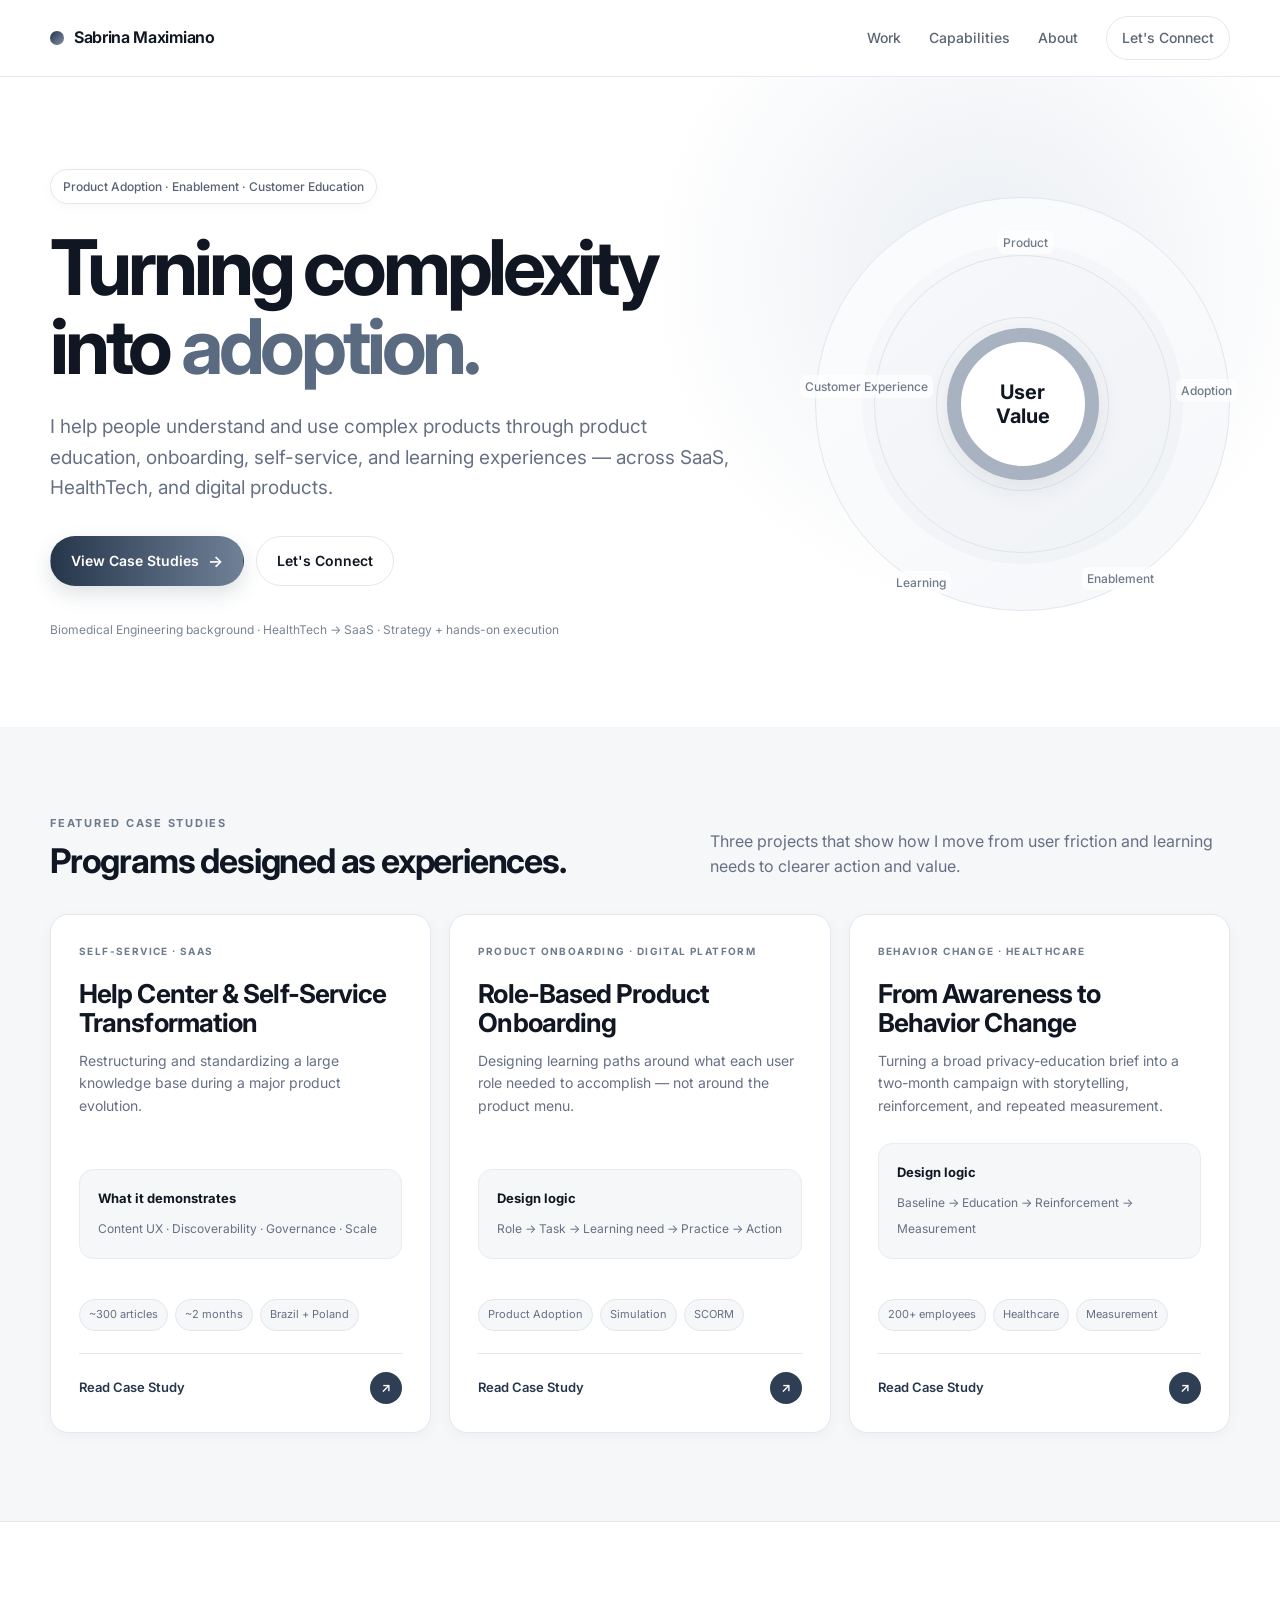
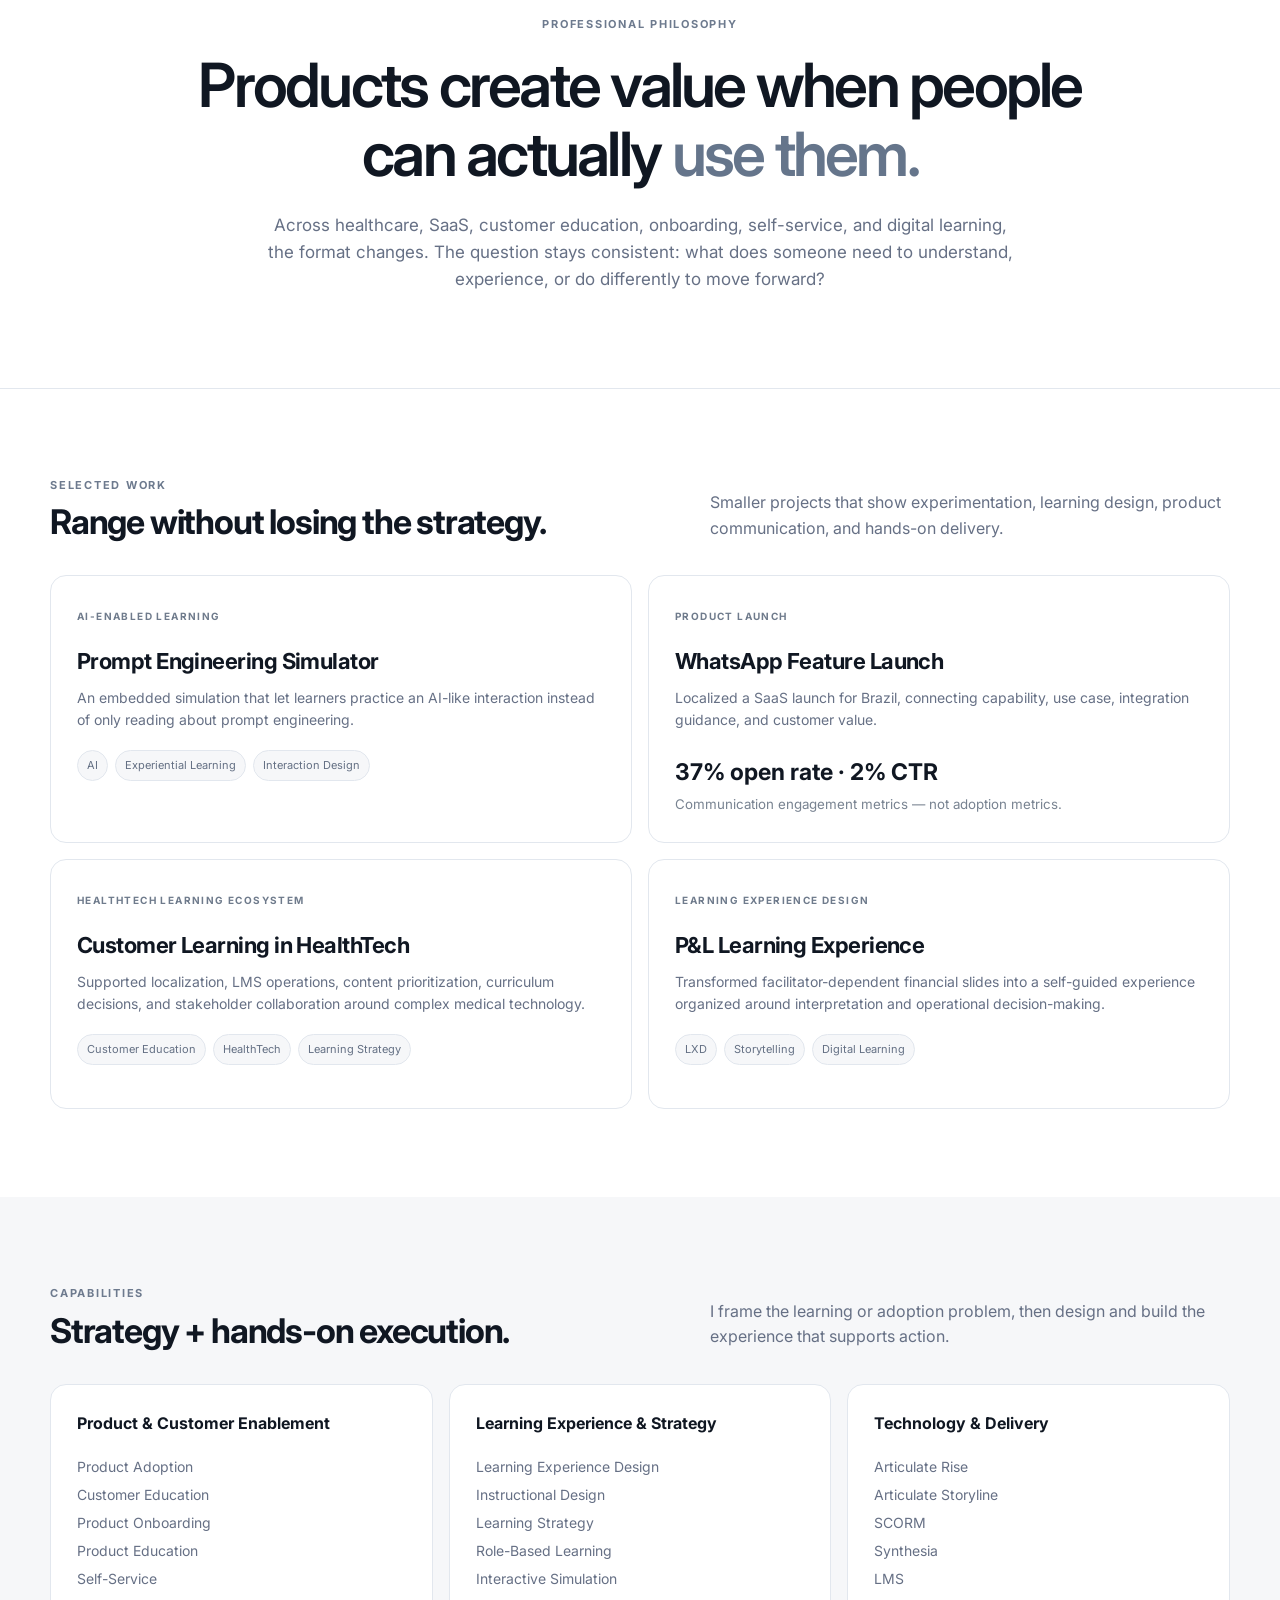
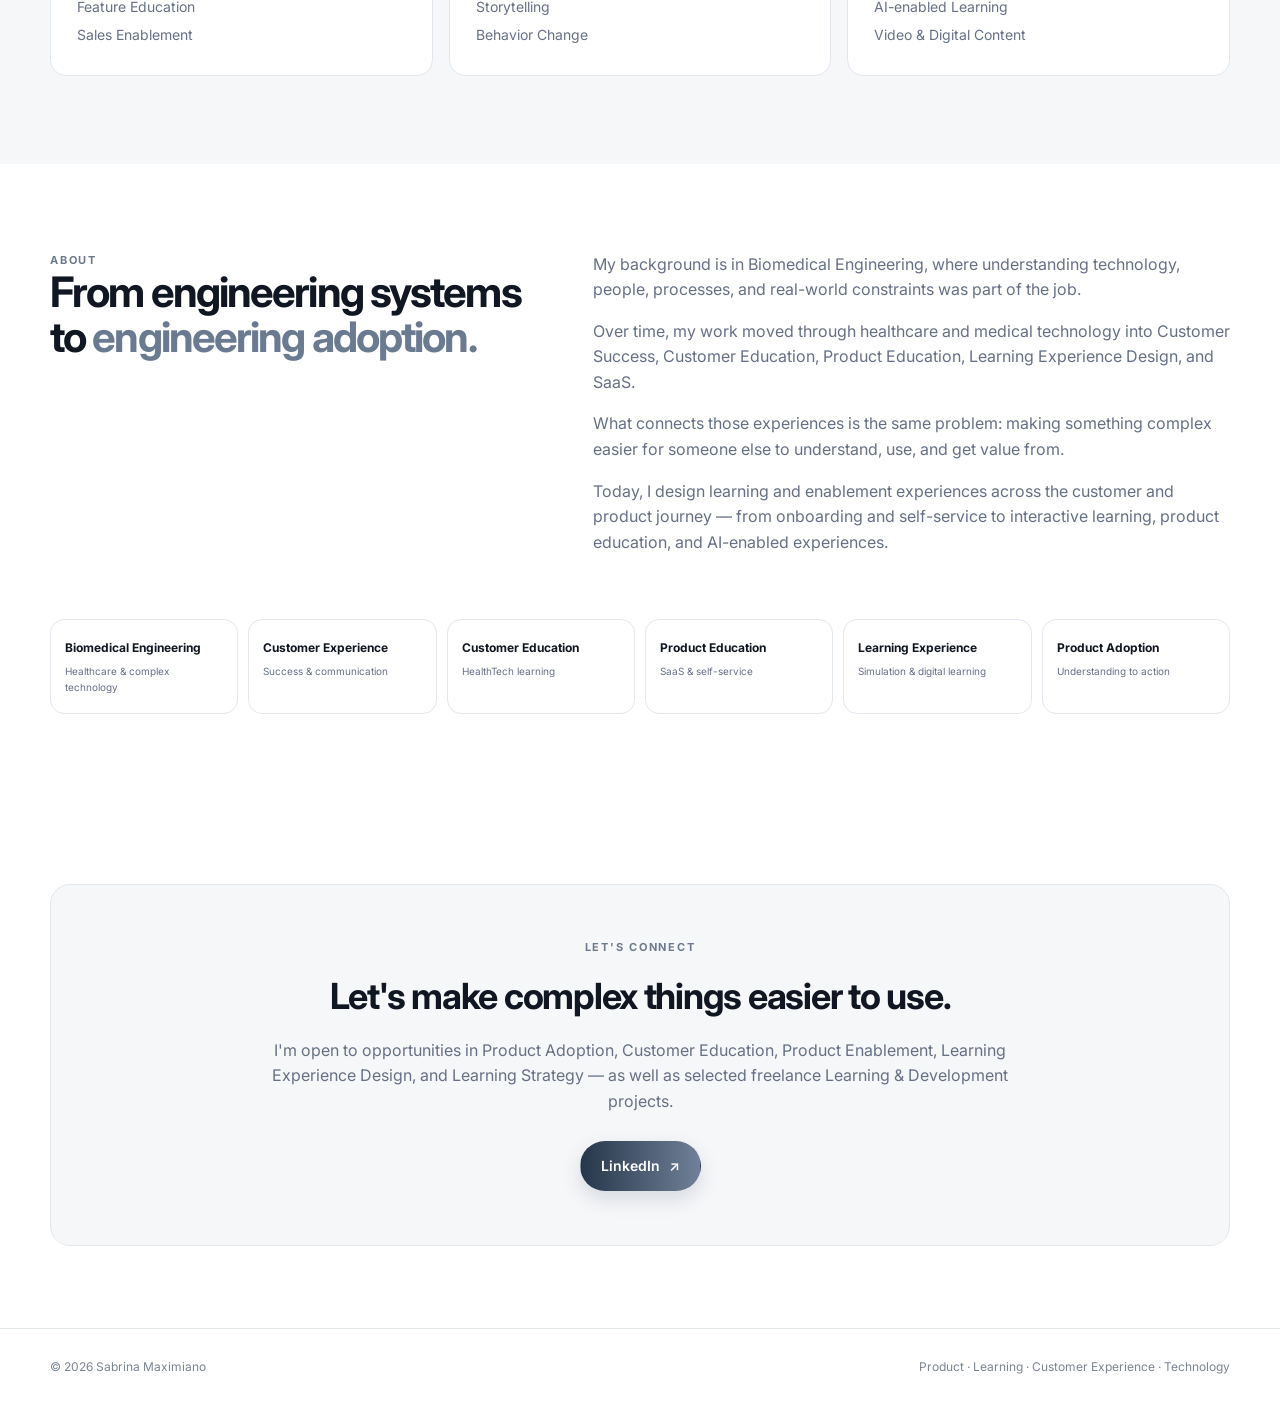
<file: index.html>
<!doctype html><html lang="en"><head>
<meta charset="utf-8"><meta name="viewport" content="width=device-width,initial-scale=1">
<meta name="description" content="Sabrina Maximiano — Product Adoption, Customer Education, Learning Experience Design.">
<title>Sabrina Maximiano — Product Adoption & Learning Experience</title><link rel="stylesheet" href="styles.css"></head><body>
<a class="skip" href="#main">Skip to content</a>
<header class="site-header"><div class="shell navbar"><a class="brand" href="#top"><span class="brand-dot"></span>Sabrina Maximiano</a><nav class="navlinks" aria-label="Primary"><a href="#work">Work</a><a href="#capabilities">Capabilities</a><a href="#about">About</a><a class="btn btn-secondary btn-small nav-cta" href="#contact">Let's Connect</a></nav></div></header>
<main id="main">
<section class="hero" id="top"><div class="shell hero-grid"><div><span class="pill">Product Adoption · Enablement · Customer Education</span><h1>Turning complexity into <span>adoption.</span></h1><p class="lede">I help people understand and use complex products through product education, onboarding, self-service, and learning experiences — across SaaS, HealthTech, and digital products.</p><div class="hero-actions"><a class="btn btn-primary" href="#work">View Case Studies <span class="arrow">→</span></a><a class="btn btn-secondary" href="#contact">Let's Connect</a></div><div class="hero-note">Biomedical Engineering background · HealthTech → SaaS · Strategy + hands-on execution</div></div><div class="orbit" aria-hidden="true"><div class="orbit-center">User<br>Value</div><span class="orbit-label l1">Product</span><span class="orbit-label l2">Adoption</span><span class="orbit-label l3">Enablement</span><span class="orbit-label l4">Learning</span><span class="orbit-label l5">Customer Experience</span></div></div></section>
<section class="section section-alt" id="work"><div class="shell"><div class="section-head"><div><div class="eyebrow">Featured case studies</div><h2>Programs designed as experiences.</h2></div><p>Three projects that show how I move from user friction and learning needs to clearer action and value.</p></div><div class="case-grid">
<a class="case-card" href="cases/help-center.html"><span class="case-kicker">Self-service · SaaS</span><h3>Help Center & Self-Service Transformation</h3><p>Restructuring and standardizing a large knowledge base during a major product evolution.</p><div class="card-spacer"></div><div class="case-proof"><strong>What it demonstrates</strong><span>Content UX · Discoverability · Governance · Scale</span></div><div class="tags"><span class="tag">~300 articles</span><span class="tag">~2 months</span><span class="tag">Brazil + Poland</span></div><div class="card-cta"><span>Read Case Study</span><span class="cta-circle">↗</span></div></a>
<a class="case-card" href="cases/pulse.html"><span class="case-kicker">Product onboarding · Digital platform</span><h3>Role-Based Product Onboarding</h3><p>Designing learning paths around what each user role needed to accomplish — not around the product menu.</p><div class="card-spacer"></div><div class="case-proof"><strong>Design logic</strong><span>Role → Task → Learning need → Practice → Action</span></div><div class="tags"><span class="tag">Product Adoption</span><span class="tag">Simulation</span><span class="tag">SCORM</span></div><div class="card-cta"><span>Read Case Study</span><span class="cta-circle">↗</span></div></a>
<a class="case-card" href="cases/fleury.html"><span class="case-kicker">Behavior change · Healthcare</span><h3>From Awareness to Behavior Change</h3><p>Turning a broad privacy-education brief into a two-month campaign with storytelling, reinforcement, and repeated measurement.</p><div class="card-spacer"></div><div class="case-proof"><strong>Design logic</strong><span>Baseline → Education → Reinforcement → Measurement</span></div><div class="tags"><span class="tag">200+ employees</span><span class="tag">Healthcare</span><span class="tag">Measurement</span></div><div class="card-cta"><span>Read Case Study</span><span class="cta-circle">↗</span></div></a>
</div></div></section>
<section class="philosophy"><div class="shell philosophy-inner"><div class="eyebrow">Professional philosophy</div><blockquote>Products create value when people can actually <span>use them.</span></blockquote><p>Across healthcare, SaaS, customer education, onboarding, self-service, and digital learning, the format changes. The question stays consistent: what does someone need to understand, experience, or do differently to move forward?</p></div></section>
<section class="section" id="selected"><div class="shell"><div class="section-head"><div><div class="eyebrow">Selected work</div><h2>Range without losing the strategy.</h2></div><p>Smaller projects that show experimentation, learning design, product communication, and hands-on delivery.</p></div><div class="selected-grid">
<article class="work-card"><span class="case-kicker">AI-enabled learning</span><h3>Prompt Engineering Simulator</h3><p>An embedded simulation that let learners practice an AI-like interaction instead of only reading about prompt engineering.</p><div class="tags"><span class="tag">AI</span><span class="tag">Experiential Learning</span><span class="tag">Interaction Design</span></div></article>
<article class="work-card"><span class="case-kicker">Product launch</span><h3>WhatsApp Feature Launch</h3><p>Localized a SaaS launch for Brazil, connecting capability, use case, integration guidance, and customer value.</p><div class="metric">37% open rate · 2% CTR</div><small>Communication engagement metrics — not adoption metrics.</small></article>
<article class="work-card"><span class="case-kicker">HealthTech learning ecosystem</span><h3>Customer Learning in HealthTech</h3><p>Supported localization, LMS operations, content prioritization, curriculum decisions, and stakeholder collaboration around complex medical technology.</p><div class="tags"><span class="tag">Customer Education</span><span class="tag">HealthTech</span><span class="tag">Learning Strategy</span></div></article>
<article class="work-card"><span class="case-kicker">Learning experience design</span><h3>P&amp;L Learning Experience</h3><p>Transformed facilitator-dependent financial slides into a self-guided experience organized around interpretation and operational decision-making.</p><div class="tags"><span class="tag">LXD</span><span class="tag">Storytelling</span><span class="tag">Digital Learning</span></div></article>
</div></div></section>
<section class="section section-alt" id="capabilities"><div class="shell"><div class="section-head"><div><div class="eyebrow">Capabilities</div><h2>Strategy + hands-on execution.</h2></div><p>I frame the learning or adoption problem, then design and build the experience that supports action.</p></div><div class="cap-grid"><div class="cap-card"><h3>Product & Customer Enablement</h3><p>Product Adoption<br>Customer Education<br>Product Onboarding<br>Product Education<br>Self-Service<br>Feature Education<br>Sales Enablement</p></div><div class="cap-card"><h3>Learning Experience & Strategy</h3><p>Learning Experience Design<br>Instructional Design<br>Learning Strategy<br>Role-Based Learning<br>Interactive Simulation<br>Storytelling<br>Behavior Change</p></div><div class="cap-card"><h3>Technology & Delivery</h3><p>Articulate Rise<br>Articulate Storyline<br>SCORM<br>Synthesia<br>LMS<br>AI-enabled Learning<br>Video & Digital Content</p></div></div></div></section>
<section class="section" id="about"><div class="shell"><div class="about-grid"><div><div class="eyebrow">About</div><h2>From engineering systems to <span>engineering adoption.</span></h2></div><div class="about-copy"><p>My background is in Biomedical Engineering, where understanding technology, people, processes, and real-world constraints was part of the job.</p><p>Over time, my work moved through healthcare and medical technology into Customer Success, Customer Education, Product Education, Learning Experience Design, and SaaS.</p><p>What connects those experiences is the same problem: making something complex easier for someone else to understand, use, and get value from.</p><p>Today, I design learning and enablement experiences across the customer and product journey — from onboarding and self-service to interactive learning, product education, and AI-enabled experiences.</p></div></div><div class="journey"><div class="journey-step"><b>Biomedical Engineering</b><span>Healthcare & complex technology</span></div><div class="journey-step"><b>Customer Experience</b><span>Success & communication</span></div><div class="journey-step"><b>Customer Education</b><span>HealthTech learning</span></div><div class="journey-step"><b>Product Education</b><span>SaaS & self-service</span></div><div class="journey-step"><b>Learning Experience</b><span>Simulation & digital learning</span></div><div class="journey-step"><b>Product Adoption</b><span>Understanding to action</span></div></div></div></section>
<section class="contact" id="contact"><div class="shell"><div class="contact-box"><div class="eyebrow">Let's connect</div><h2>Let's make complex things easier to use.</h2><p>I'm open to opportunities in Product Adoption, Customer Education, Product Enablement, Learning Experience Design, and Learning Strategy — as well as selected freelance Learning & Development projects.</p><div class="contact-actions"><a class="btn btn-primary" href="https://br.linkedin.com/in/sabrinamaximiano" target="_blank" rel="noreferrer">LinkedIn <span>↗</span></a></div></div></div></section>
</main><footer class="footer"><div class="shell footer-inner"><span>© 2026 Sabrina Maximiano</span><span>Product · Learning · Customer Experience · Technology</span></div></footer></body></html>
</file>
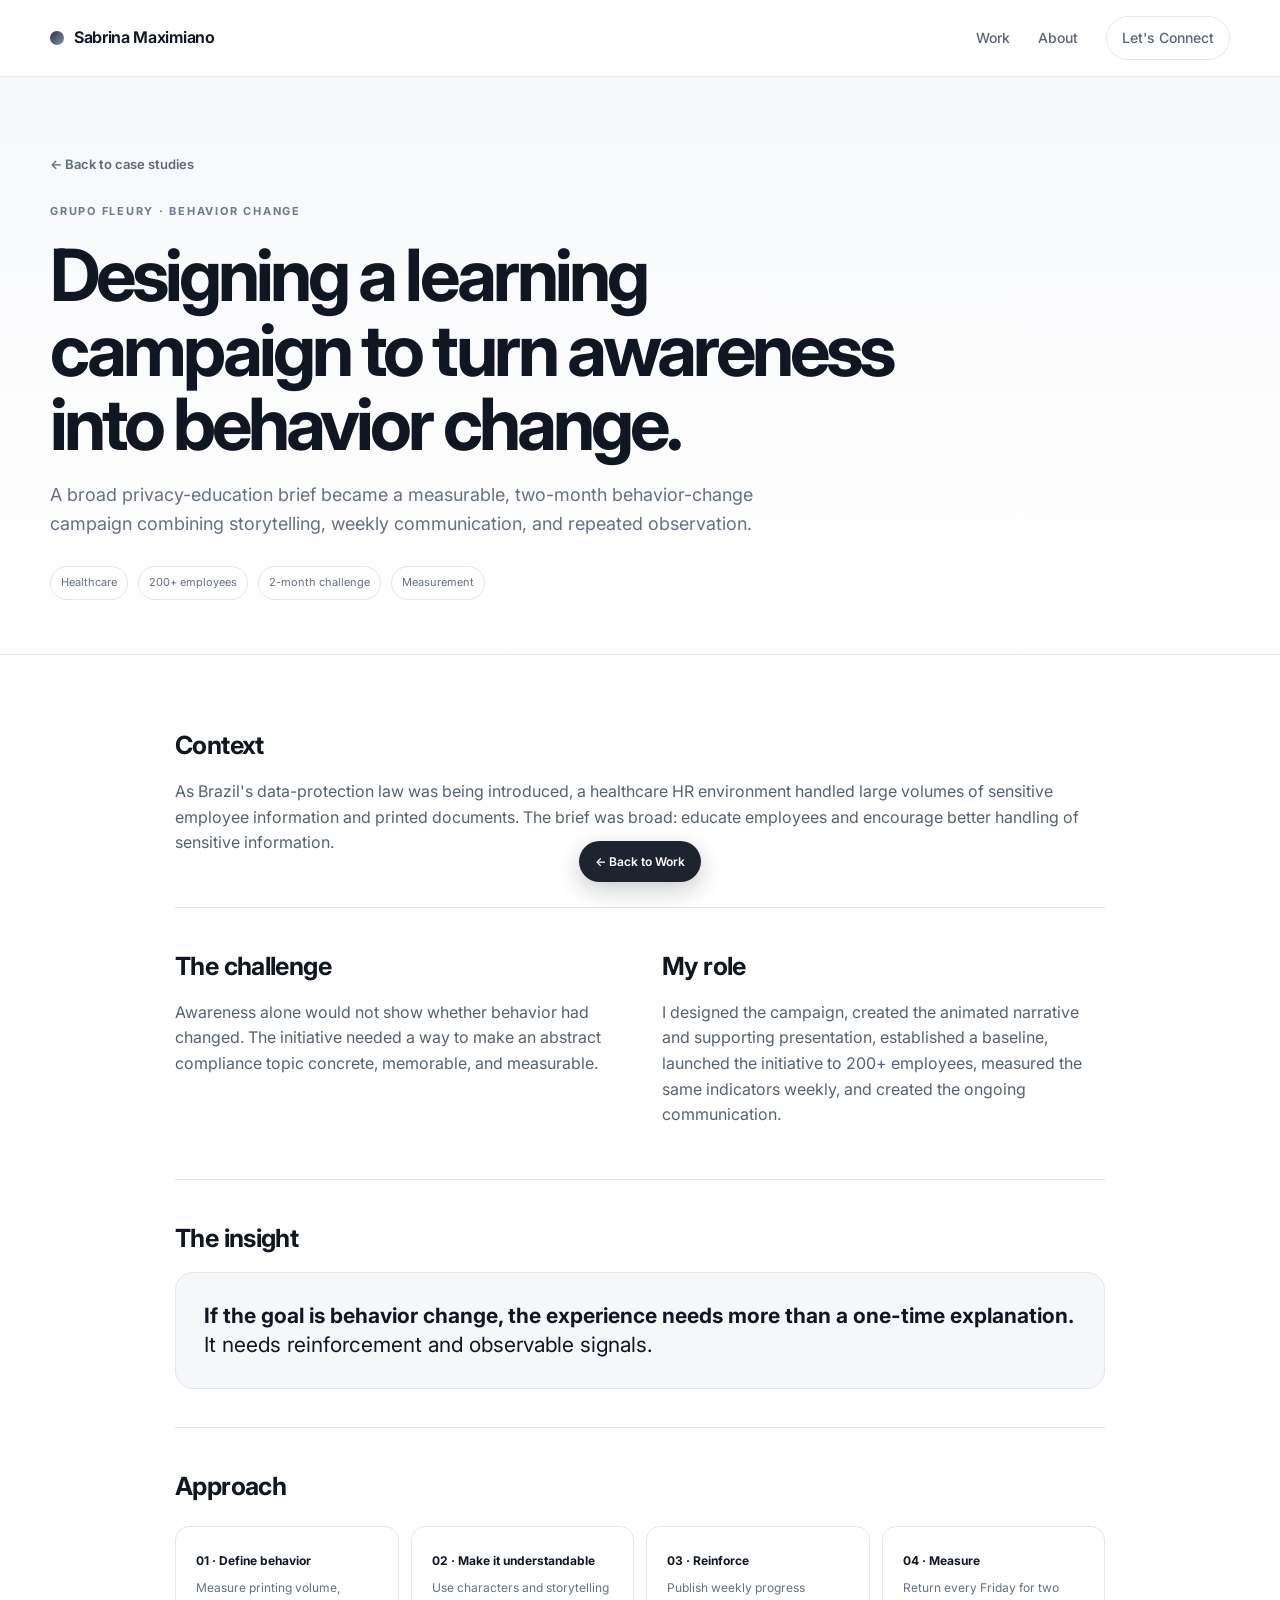
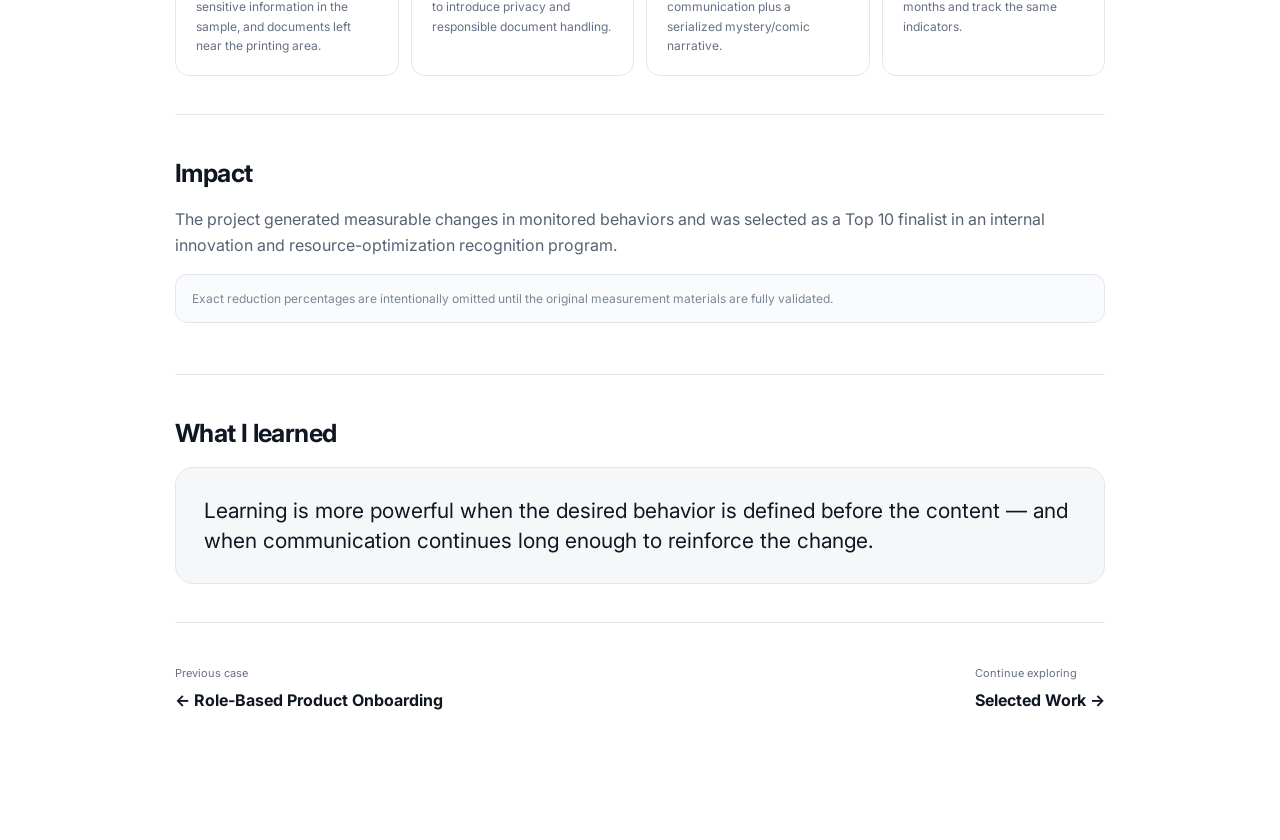
<file: cases/fleury.html>
<!doctype html><html lang="en"><head><meta charset="utf-8"><meta name="viewport" content="width=device-width,initial-scale=1"><title>Behavior Change Campaign — Sabrina Maximiano</title><link rel="stylesheet" href="../styles.css"></head><body><header class="site-header"><div class="shell navbar"><a class="brand" href="../index.html"><span class="brand-dot"></span>Sabrina Maximiano</a><nav class="navlinks"><a href="../index.html#work">Work</a><a href="../index.html#about">About</a><a class="btn btn-secondary btn-small nav-cta" href="../index.html#contact">Let's Connect</a></nav></div></header><main><section class="case-hero"><div class="shell"><a class="back-link" href="../index.html#work">← Back to case studies</a><div class="eyebrow">Grupo Fleury · Behavior Change</div><h1>Designing a learning campaign to turn awareness into behavior change.</h1><p class="summary">A broad privacy-education brief became a measurable, two-month behavior-change campaign combining storytelling, weekly communication, and repeated observation.</p><div class="meta-row"><span class="meta-chip">Healthcare</span><span class="meta-chip">200+ employees</span><span class="meta-chip">2-month challenge</span><span class="meta-chip">Measurement</span></div></div></section><div class="case-content"><section class="case-section"><h2>Context</h2><p>As Brazil's data-protection law was being introduced, a healthcare HR environment handled large volumes of sensitive employee information and printed documents. The brief was broad: educate employees and encourage better handling of sensitive information.</p></section><section class="case-section two-col"><div><h2>The challenge</h2><p>Awareness alone would not show whether behavior had changed. The initiative needed a way to make an abstract compliance topic concrete, memorable, and measurable.</p></div><div><h2>My role</h2><p>I designed the campaign, created the animated narrative and supporting presentation, established a baseline, launched the initiative to 200+ employees, measured the same indicators weekly, and created the ongoing communication.</p></div></section><section class="case-section"><h2>The insight</h2><div class="insight"><p><strong>If the goal is behavior change, the experience needs more than a one-time explanation.</strong> It needs reinforcement and observable signals.</p></div></section><section class="case-section"><h2>Approach</h2><div class="process"><div><b>01 · Define behavior</b><span>Measure printing volume, sensitive information in the sample, and documents left near the printing area.</span></div><div><b>02 · Make it understandable</b><span>Use characters and storytelling to introduce privacy and responsible document handling.</span></div><div><b>03 · Reinforce</b><span>Publish weekly progress communication plus a serialized mystery/comic narrative.</span></div><div><b>04 · Measure</b><span>Return every Friday for two months and track the same indicators.</span></div></div></section><section class="case-section"><h2>Impact</h2><p>The project generated measurable changes in monitored behaviors and was selected as a Top 10 finalist in an internal innovation and resource-optimization recognition program.</p><p class="notice">Exact reduction percentages are intentionally omitted until the original measurement materials are fully validated.</p></section><section class="case-section"><h2>What I learned</h2><div class="insight"><p>Learning is more powerful when the desired behavior is defined before the content — and when communication continues long enough to reinforce the change.</p></div></section><div class="case-next"><a href="pulse.html"><span class="next-label">Previous case</span><strong>← Role-Based Product Onboarding</strong></a><a href="../index.html#selected"><span class="next-label">Continue exploring</span><strong>Selected Work →</strong></a></div></div></main><div class="sticky-case-nav"><a href="../index.html#work">← Back to Work</a></div></body></html>
</file>
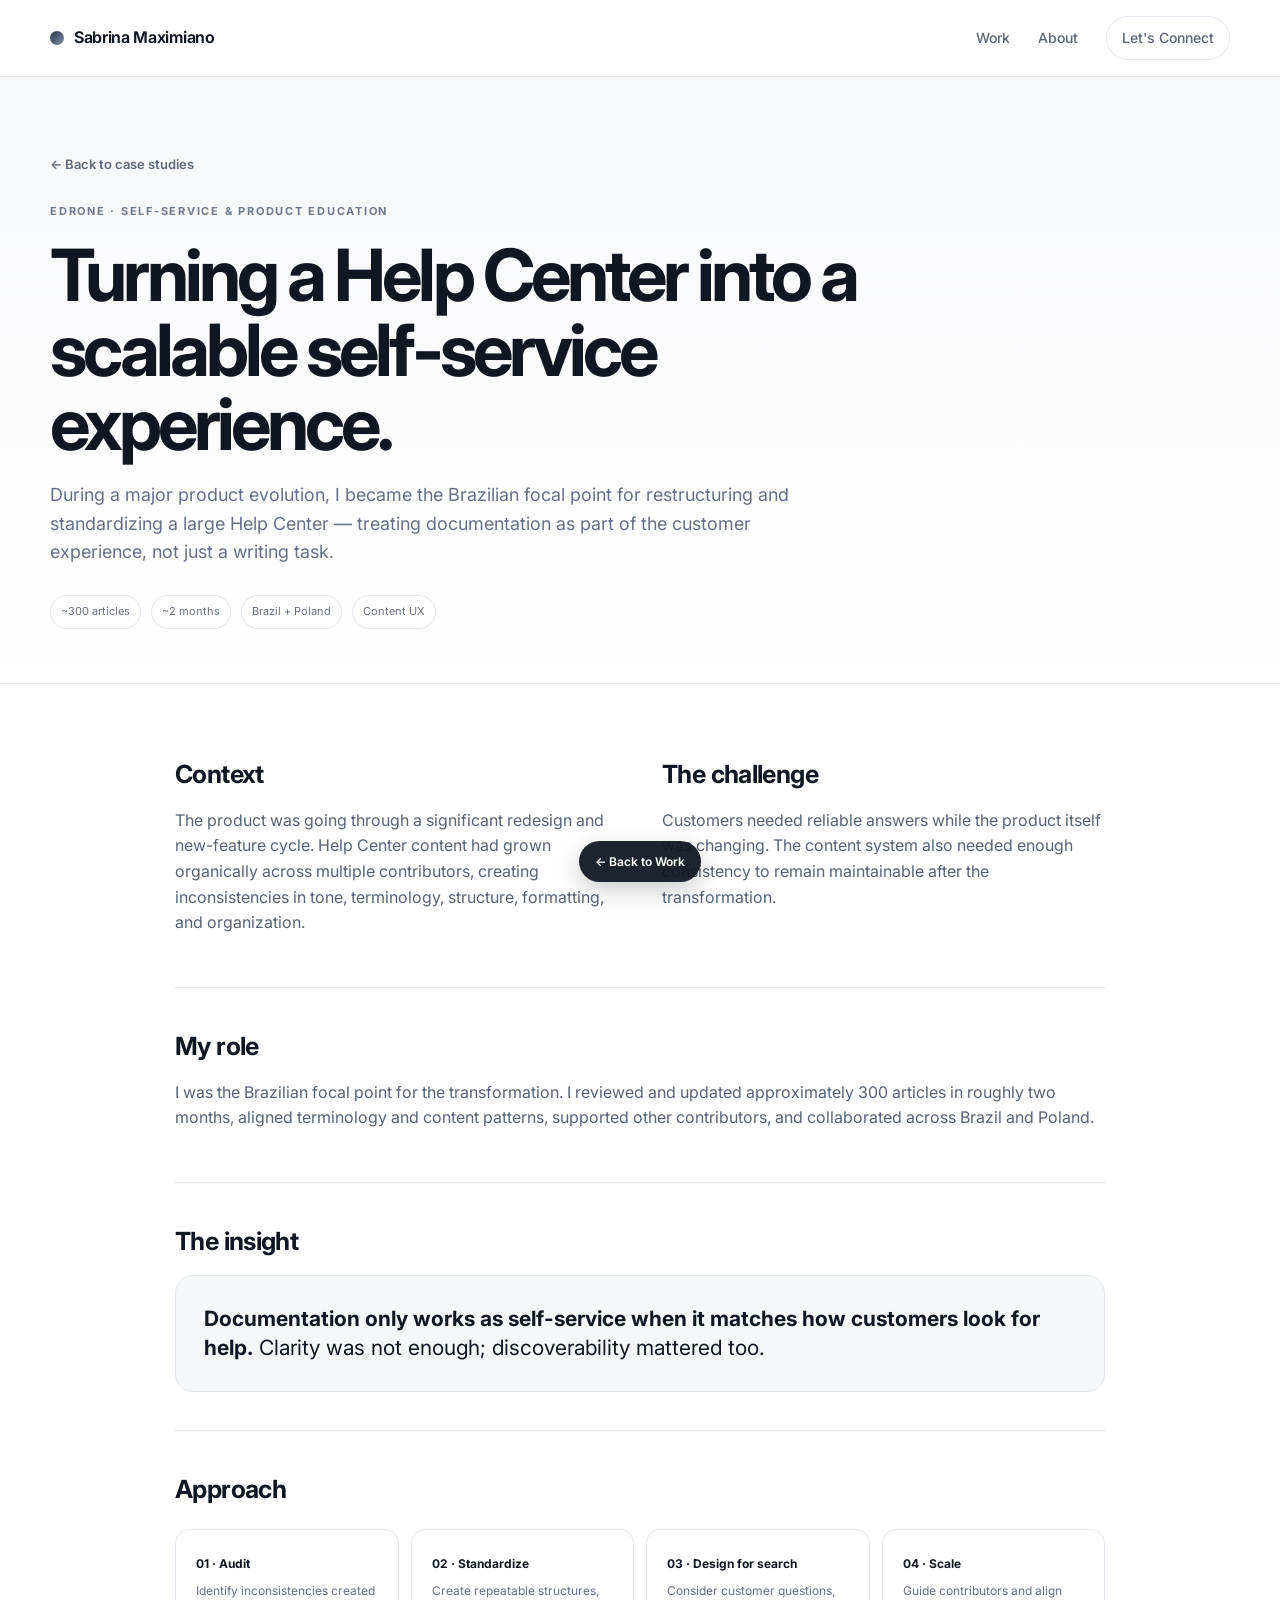
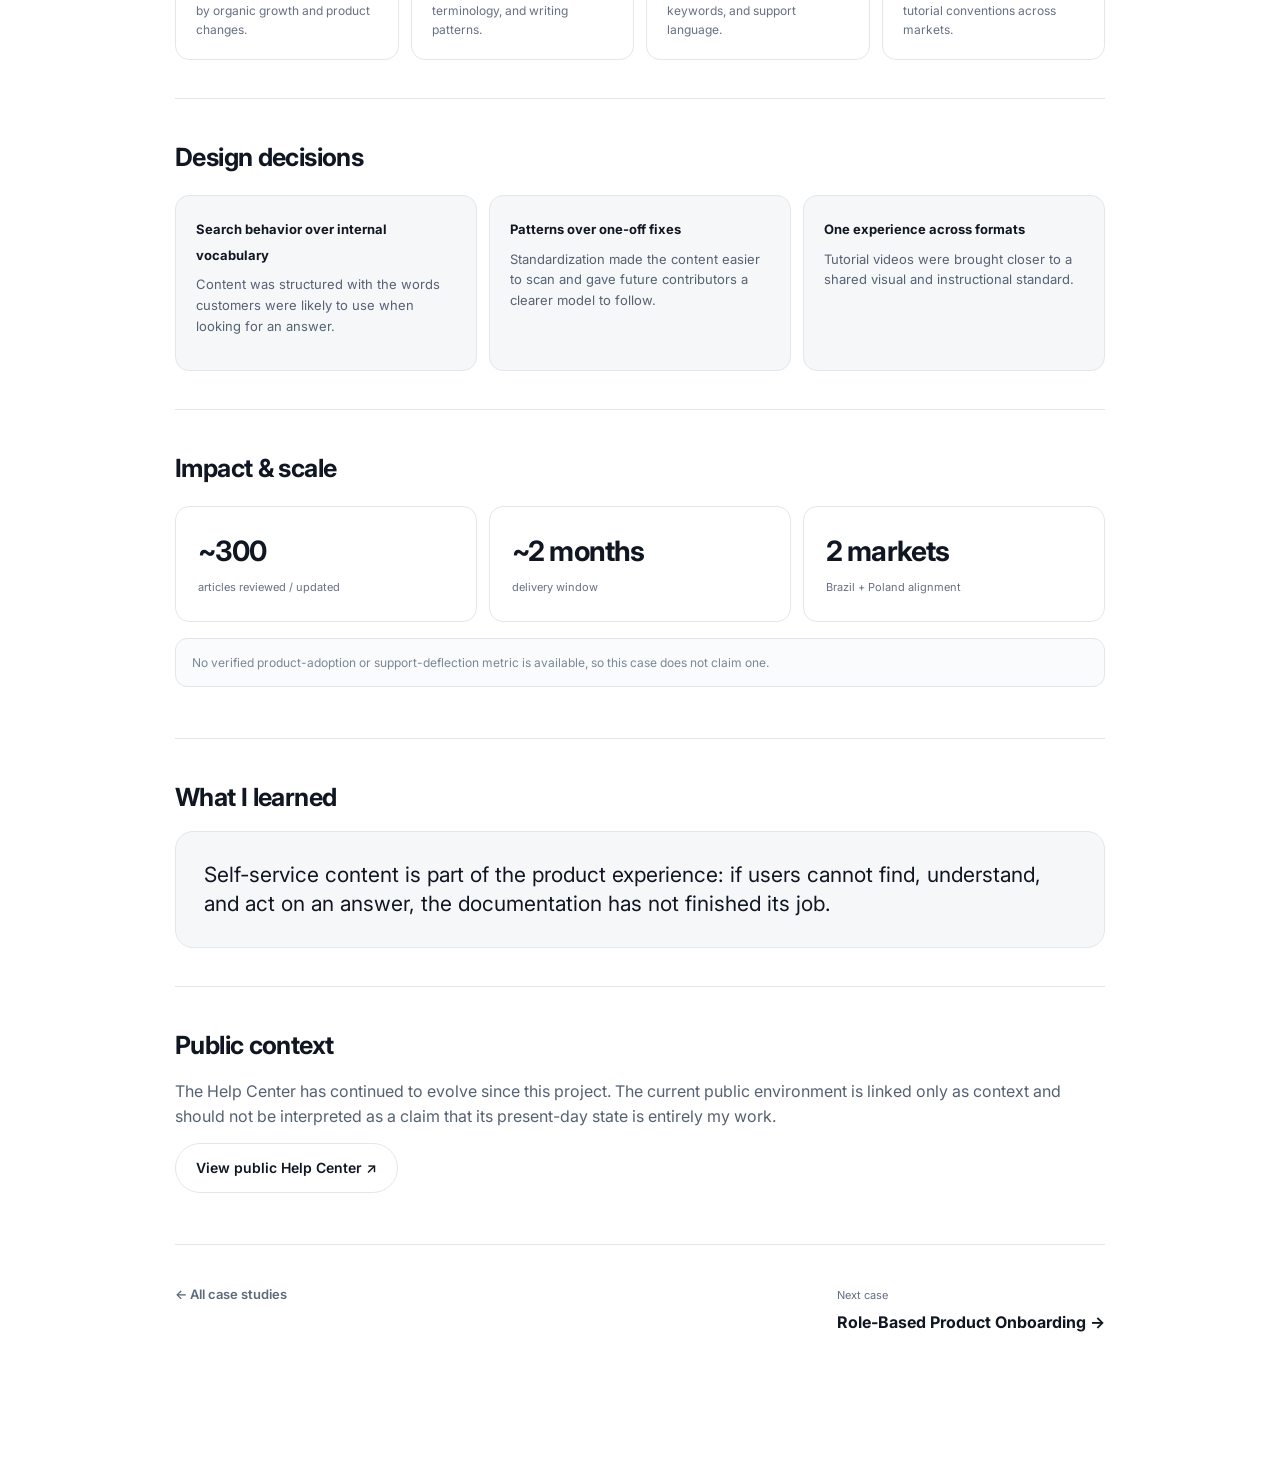
<file: cases/help-center.html>
<!doctype html><html lang="en"><head><meta charset="utf-8"><meta name="viewport" content="width=device-width,initial-scale=1"><title>Help Center Transformation — Sabrina Maximiano</title><link rel="stylesheet" href="../styles.css"></head><body><header class="site-header"><div class="shell navbar"><a class="brand" href="../index.html"><span class="brand-dot"></span>Sabrina Maximiano</a><nav class="navlinks"><a href="../index.html#work">Work</a><a href="../index.html#about">About</a><a class="btn btn-secondary btn-small nav-cta" href="../index.html#contact">Let's Connect</a></nav></div></header><main><section class="case-hero"><div class="shell"><a class="back-link" href="../index.html#work">← Back to case studies</a><div class="eyebrow">Edrone · Self-Service & Product Education</div><h1>Turning a Help Center into a scalable self-service experience.</h1><p class="summary">During a major product evolution, I became the Brazilian focal point for restructuring and standardizing a large Help Center — treating documentation as part of the customer experience, not just a writing task.</p><div class="meta-row"><span class="meta-chip">~300 articles</span><span class="meta-chip">~2 months</span><span class="meta-chip">Brazil + Poland</span><span class="meta-chip">Content UX</span></div></div></section><div class="case-content"><section class="case-section two-col"><div><h2>Context</h2><p>The product was going through a significant redesign and new-feature cycle. Help Center content had grown organically across multiple contributors, creating inconsistencies in tone, terminology, structure, formatting, and organization.</p></div><div><h2>The challenge</h2><p>Customers needed reliable answers while the product itself was changing. The content system also needed enough consistency to remain maintainable after the transformation.</p></div></section><section class="case-section"><h2>My role</h2><p>I was the Brazilian focal point for the transformation. I reviewed and updated approximately 300 articles in roughly two months, aligned terminology and content patterns, supported other contributors, and collaborated across Brazil and Poland.</p></section><section class="case-section"><h2>The insight</h2><div class="insight"><p><strong>Documentation only works as self-service when it matches how customers look for help.</strong> Clarity was not enough; discoverability mattered too.</p></div></section><section class="case-section"><h2>Approach</h2><div class="process"><div><b>01 · Audit</b><span>Identify inconsistencies created by organic growth and product changes.</span></div><div><b>02 · Standardize</b><span>Create repeatable structures, terminology, and writing patterns.</span></div><div><b>03 · Design for search</b><span>Consider customer questions, keywords, and support language.</span></div><div><b>04 · Scale</b><span>Guide contributors and align tutorial conventions across markets.</span></div></div></section><section class="case-section"><h2>Design decisions</h2><div class="decisions"><div class="decision"><b>Search behavior over internal vocabulary</b><p>Content was structured with the words customers were likely to use when looking for an answer.</p></div><div class="decision"><b>Patterns over one-off fixes</b><p>Standardization made the content easier to scan and gave future contributors a clearer model to follow.</p></div><div class="decision"><b>One experience across formats</b><p>Tutorial videos were brought closer to a shared visual and instructional standard.</p></div></div></section><section class="case-section"><h2>Impact & scale</h2><div class="metrics"><div class="metric-box"><strong>~300</strong><span>articles reviewed / updated</span></div><div class="metric-box"><strong>~2 months</strong><span>delivery window</span></div><div class="metric-box"><strong>2 markets</strong><span>Brazil + Poland alignment</span></div></div><p class="notice">No verified product-adoption or support-deflection metric is available, so this case does not claim one.</p></section><section class="case-section"><h2>What I learned</h2><div class="insight"><p>Self-service content is part of the product experience: if users cannot find, understand, and act on an answer, the documentation has not finished its job.</p></div></section><section class="case-section"><h2>Public context</h2><p>The Help Center has continued to evolve since this project. The current public environment is linked only as context and should not be interpreted as a claim that its present-day state is entirely my work.</p><p><a class="btn btn-secondary" href="https://help.edrone.me/pt/" target="_blank" rel="noreferrer">View public Help Center ↗</a></p></section><div class="case-next"><a class="back-link" href="../index.html#work">← All case studies</a><a href="pulse.html"><span class="next-label">Next case</span><strong>Role-Based Product Onboarding →</strong></a></div></div></main><div class="sticky-case-nav"><a href="../index.html#work">← Back to Work</a></div></body></html>
</file>
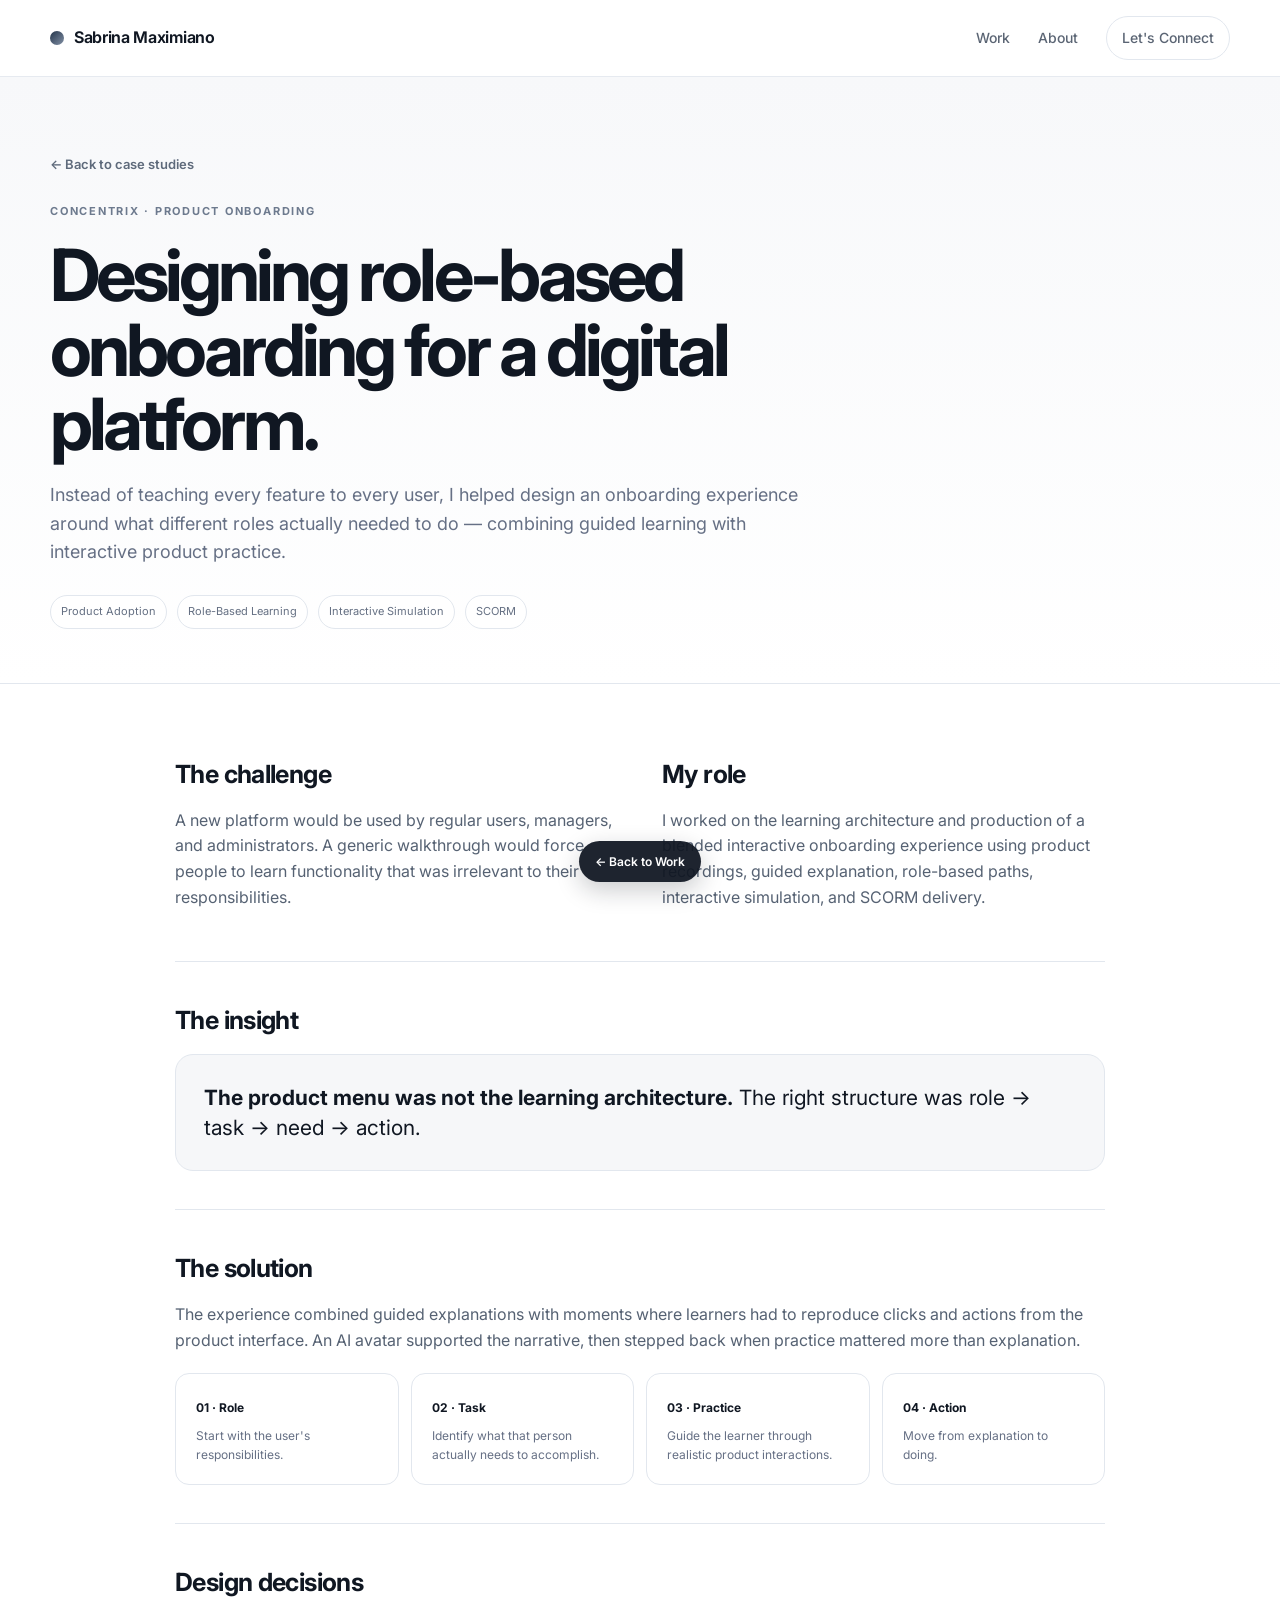
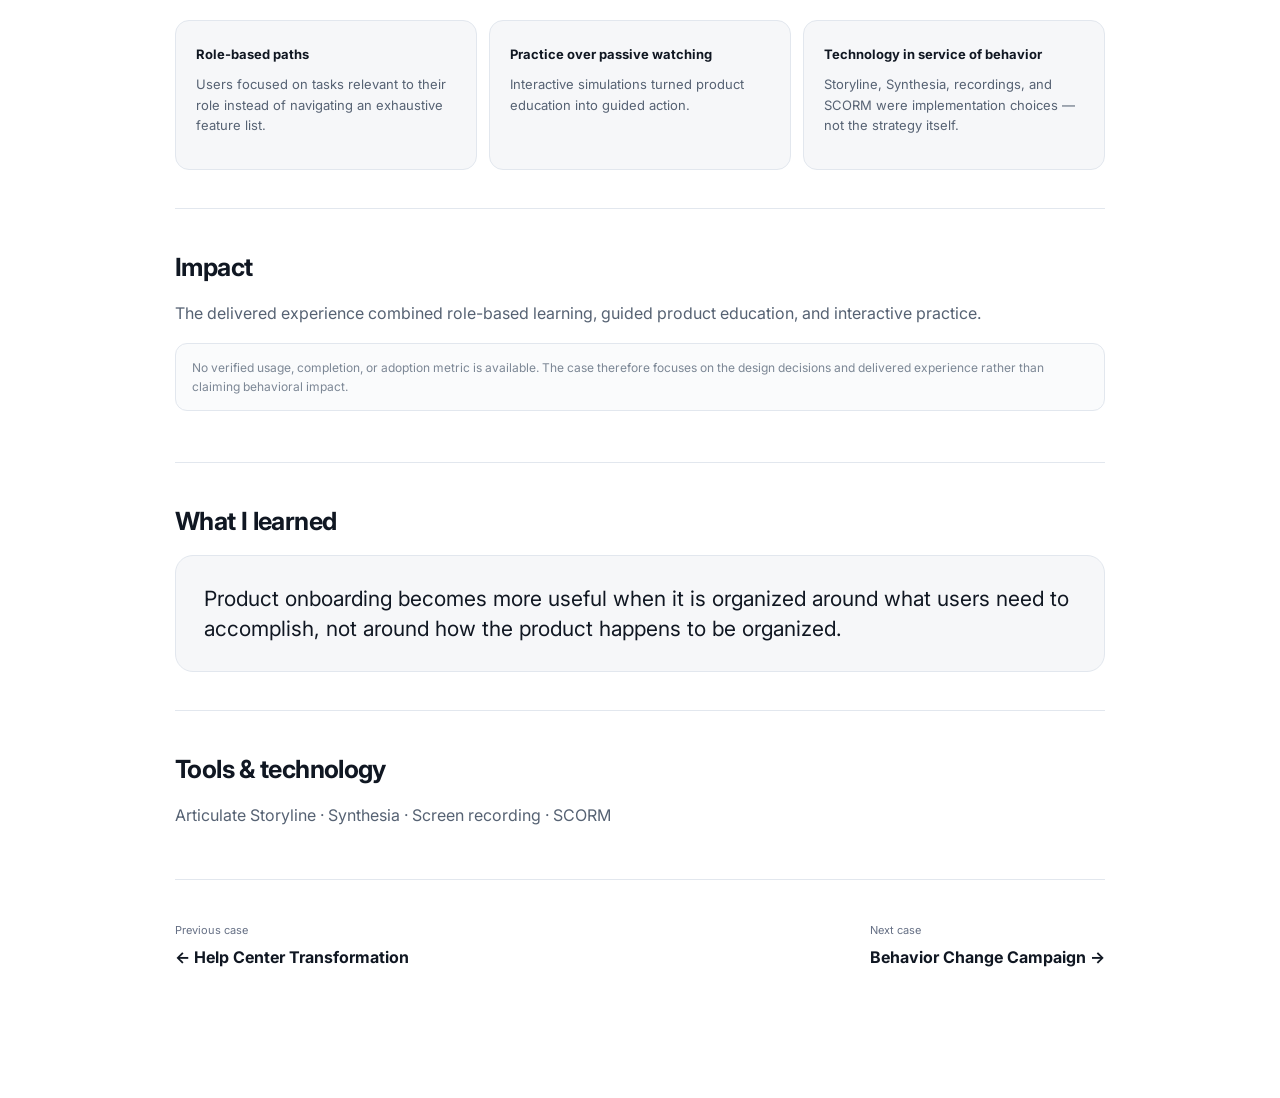
<file: cases/pulse.html>
<!doctype html><html lang="en"><head><meta charset="utf-8"><meta name="viewport" content="width=device-width,initial-scale=1"><title>Role-Based Product Onboarding — Sabrina Maximiano</title><link rel="stylesheet" href="../styles.css"></head><body><header class="site-header"><div class="shell navbar"><a class="brand" href="../index.html"><span class="brand-dot"></span>Sabrina Maximiano</a><nav class="navlinks"><a href="../index.html#work">Work</a><a href="../index.html#about">About</a><a class="btn btn-secondary btn-small nav-cta" href="../index.html#contact">Let's Connect</a></nav></div></header><main><section class="case-hero"><div class="shell"><a class="back-link" href="../index.html#work">← Back to case studies</a><div class="eyebrow">Concentrix · Product Onboarding</div><h1>Designing role-based onboarding for a digital platform.</h1><p class="summary">Instead of teaching every feature to every user, I helped design an onboarding experience around what different roles actually needed to do — combining guided learning with interactive product practice.</p><div class="meta-row"><span class="meta-chip">Product Adoption</span><span class="meta-chip">Role-Based Learning</span><span class="meta-chip">Interactive Simulation</span><span class="meta-chip">SCORM</span></div></div></section><div class="case-content"><section class="case-section two-col"><div><h2>The challenge</h2><p>A new platform would be used by regular users, managers, and administrators. A generic walkthrough would force people to learn functionality that was irrelevant to their responsibilities.</p></div><div><h2>My role</h2><p>I worked on the learning architecture and production of a blended interactive onboarding experience using product recordings, guided explanation, role-based paths, interactive simulation, and SCORM delivery.</p></div></section><section class="case-section"><h2>The insight</h2><div class="insight"><p><strong>The product menu was not the learning architecture.</strong> The right structure was role → task → need → action.</p></div></section><section class="case-section"><h2>The solution</h2><p>The experience combined guided explanations with moments where learners had to reproduce clicks and actions from the product interface. An AI avatar supported the narrative, then stepped back when practice mattered more than explanation.</p><div class="process"><div><b>01 · Role</b><span>Start with the user's responsibilities.</span></div><div><b>02 · Task</b><span>Identify what that person actually needs to accomplish.</span></div><div><b>03 · Practice</b><span>Guide the learner through realistic product interactions.</span></div><div><b>04 · Action</b><span>Move from explanation to doing.</span></div></div></section><section class="case-section"><h2>Design decisions</h2><div class="decisions"><div class="decision"><b>Role-based paths</b><p>Users focused on tasks relevant to their role instead of navigating an exhaustive feature list.</p></div><div class="decision"><b>Practice over passive watching</b><p>Interactive simulations turned product education into guided action.</p></div><div class="decision"><b>Technology in service of behavior</b><p>Storyline, Synthesia, recordings, and SCORM were implementation choices — not the strategy itself.</p></div></div></section><section class="case-section"><h2>Impact</h2><p>The delivered experience combined role-based learning, guided product education, and interactive practice.</p><p class="notice">No verified usage, completion, or adoption metric is available. The case therefore focuses on the design decisions and delivered experience rather than claiming behavioral impact.</p></section><section class="case-section"><h2>What I learned</h2><div class="insight"><p>Product onboarding becomes more useful when it is organized around what users need to accomplish, not around how the product happens to be organized.</p></div></section><section class="case-section"><h2>Tools & technology</h2><p>Articulate Storyline · Synthesia · Screen recording · SCORM</p></section><div class="case-next"><a href="help-center.html"><span class="next-label">Previous case</span><strong>← Help Center Transformation</strong></a><a href="fleury.html"><span class="next-label">Next case</span><strong>Behavior Change Campaign →</strong></a></div></div></main><div class="sticky-case-nav"><a href="../index.html#work">← Back to Work</a></div></body></html>
</file>
<file: styles.css>
@import url('https://fonts.googleapis.com/css2?family=Inter:wght@400;500;600;700&display=swap');

:root{
  --bg:#ffffff;
  --soft:#f6f7f9;
  --soft-2:#eef1f5;
  --ink:#101722;
  --navy:#24344a;
  --accent:#65758b;
  --muted:#667085;
  --line:#e2e7ee;
  --white:#ffffff;
  --max:1180px;
  --radius:18px;
  --shadow:0 12px 34px rgba(16,23,34,.07);
}
*{box-sizing:border-box}
html{scroll-behavior:smooth}
body{margin:0;background:var(--bg);color:var(--ink);font-family:Inter,system-ui,-apple-system,BlinkMacSystemFont,"Segoe UI",sans-serif;line-height:1.6;-webkit-font-smoothing:antialiased}
a{color:inherit}.shell{width:min(var(--max),calc(100% - 48px));margin:0 auto}.skip{position:absolute;left:-9999px}.skip:focus{left:16px;top:16px;z-index:99;background:var(--ink);color:#fff;padding:10px 14px;border-radius:10px}
.site-header{position:sticky;top:0;z-index:30;background:rgba(255,255,255,.92);backdrop-filter:blur(14px);border-bottom:1px solid rgba(226,231,238,.85)}
.navbar{height:76px;display:flex;align-items:center;justify-content:space-between;gap:24px}.brand{display:flex;align-items:center;gap:10px;text-decoration:none;font-weight:650;letter-spacing:-.02em}.brand-dot{width:14px;height:14px;border-radius:50%;background:linear-gradient(135deg,#233349,#8190a5)}
.navlinks{display:flex;align-items:center;gap:28px}.navlinks a{text-decoration:none;color:#5b6574;font-size:14px;font-weight:500}.navlinks a:hover,.navlinks a:focus-visible{color:var(--ink)}
.btn{display:inline-flex;align-items:center;justify-content:center;gap:9px;text-decoration:none;border-radius:999px;padding:13px 20px;font-size:14px;font-weight:600;border:1px solid transparent;transition:.18s ease;cursor:pointer}.btn-primary{background:linear-gradient(90deg,#26364b,#708097);color:#fff;box-shadow:0 8px 20px rgba(36,52,74,.15)}.btn-primary:hover{transform:translateY(-1px);box-shadow:0 12px 26px rgba(36,52,74,.2)}.btn-secondary{background:#fff;border-color:var(--line);color:var(--ink)}.btn-secondary:hover{background:var(--soft)}.btn-small{padding:10px 15px}.arrow{font-size:16px;line-height:1}
.hero{padding:92px 0 88px;background:radial-gradient(circle at 77% 30%,rgba(226,231,238,.72),rgba(255,255,255,0) 31%)}.pill{display:inline-flex;border:1px solid var(--line);border-radius:999px;padding:7px 12px;color:#566274;background:rgba(255,255,255,.85);font-size:12px;font-weight:500;box-shadow:0 3px 12px rgba(16,23,34,.03)}
.hero-grid{display:grid;grid-template-columns:minmax(0,1.25fr) minmax(300px,.75fr);gap:74px;align-items:center}.hero h1{font-size:clamp(52px,6vw,82px);line-height:1.03;letter-spacing:-.055em;margin:24px 0 26px;max-width:820px}.hero h1 span{color:#596a81}.hero .lede{max-width:720px;font-size:19px;color:var(--muted);margin:0}.hero-actions{display:flex;gap:12px;flex-wrap:wrap;margin-top:32px}.hero-note{margin-top:34px;color:#7a8492;font-size:12px}.orbit{position:relative;aspect-ratio:1;background:linear-gradient(145deg,#f8f9fb,#eef1f5);border:1px solid var(--line);border-radius:50%;display:grid;place-items:center;box-shadow:inset 0 0 0 46px rgba(255,255,255,.42)}.orbit:before,.orbit:after{content:"";position:absolute;border:1px solid #dfe4eb;border-radius:50%}.orbit:before{inset:14%}.orbit:after{inset:29%}.orbit-center{position:relative;z-index:2;width:152px;height:152px;border-radius:50%;background:#fff;border:14px solid #a8b2c0;display:grid;place-items:center;text-align:center;font-weight:700;font-size:20px;line-height:1.2;box-shadow:0 8px 26px rgba(40,50,65,.09)}.orbit-label{position:absolute;z-index:3;font-size:12px;color:#6f7b8b;font-weight:500;background:rgba(255,255,255,.7);padding:2px 5px;border-radius:6px}.l1{top:8%;left:44%}.l2{right:-2%;top:44%}.l3{bottom:5%;right:17%}.l4{bottom:4%;left:18%}.l5{left:-4%;top:43%}
.section{padding:88px 0}.section-alt{background:var(--soft)}.section-head{display:flex;align-items:flex-end;justify-content:space-between;gap:32px;margin-bottom:34px}.eyebrow{font-size:11px;letter-spacing:.16em;text-transform:uppercase;color:#6d7a8e;font-weight:700}.section-head h2{font-size:34px;line-height:1.15;letter-spacing:-.035em;margin:8px 0 0}.section-head p{max-width:520px;color:var(--muted);margin:0}
.case-grid{display:grid;grid-template-columns:repeat(3,1fr);gap:18px}.case-card{display:flex;flex-direction:column;min-height:480px;background:#fff;border:1px solid var(--line);border-radius:var(--radius);padding:28px;text-decoration:none;box-shadow:0 4px 15px rgba(16,23,34,.035);transition:.2s ease}.case-card:hover,.case-card:focus-visible{transform:translateY(-3px);box-shadow:var(--shadow);border-color:#cbd3de}.case-kicker{font-size:10px;letter-spacing:.14em;text-transform:uppercase;color:#6f7b8c;font-weight:700}.case-card h3{font-size:26px;line-height:1.14;letter-spacing:-.035em;margin:20px 0 12px}.case-card p{font-size:14px;color:var(--muted);margin:0}.case-card .card-spacer{flex:1}.case-proof{margin:26px 0 22px;padding:18px;border-radius:14px;background:var(--soft);border:1px solid #e8ecf1}.case-proof strong{font-size:13px;display:block;margin-bottom:6px}.case-proof span{font-size:12px;color:var(--muted)}.tags{display:flex;flex-wrap:wrap;gap:7px;margin-top:18px}.tag{font-size:11px;color:#647084;background:#f6f7f9;border:1px solid var(--line);padding:6px 9px;border-radius:999px}.card-cta{display:flex;align-items:center;justify-content:space-between;margin-top:22px;padding-top:18px;border-top:1px solid var(--line);font-weight:600;font-size:13px;color:#26364b}.card-cta .cta-circle{width:32px;height:32px;border-radius:50%;display:grid;place-items:center;background:#2e3f55;color:#fff}
.philosophy{padding:94px 0;background:#fff;border-top:1px solid var(--line);border-bottom:1px solid var(--line)}.philosophy-inner{max-width:920px;margin:0 auto;text-align:center}.philosophy blockquote{font-size:clamp(36px,4.8vw,61px);line-height:1.12;letter-spacing:-.045em;margin:18px 0 24px;font-weight:600}.philosophy blockquote span{color:#65758b}.philosophy p{color:var(--muted);max-width:760px;margin:0 auto;font-size:17px}
.selected-grid{display:grid;grid-template-columns:repeat(2,1fr);gap:16px}.work-card{background:#fff;border:1px solid var(--line);border-radius:16px;padding:26px;min-height:250px}.work-card h3{font-size:22px;margin:16px 0 8px;letter-spacing:-.025em}.work-card p{margin:0;color:var(--muted);font-size:14px}.work-card .metric{font-weight:700;font-size:23px;margin-top:22px}.work-card small{color:#788391}.cap-grid{display:grid;grid-template-columns:repeat(3,1fr);gap:16px}.cap-card{padding:26px;background:#fff;border:1px solid var(--line);border-radius:16px}.cap-card h3{font-size:16px;margin:0 0 16px}.cap-card p{font-size:14px;line-height:2;color:var(--muted);margin:0}.about-grid{display:grid;grid-template-columns:.85fr 1.15fr;gap:72px;align-items:start}.about-grid h2{font-size:42px;line-height:1.08;letter-spacing:-.045em;margin:0}.about-grid h2 span{color:#697a91}.about-copy p{color:var(--muted);font-size:16px;margin:0 0 16px}.journey{margin-top:48px;display:grid;grid-template-columns:repeat(6,1fr);gap:10px}.journey-step{position:relative;padding:18px 14px;background:#fff;border:1px solid var(--line);border-radius:14px}.journey-step b{display:block;font-size:12px}.journey-step span{display:block;color:var(--muted);font-size:10px;margin-top:5px}
.contact{padding:82px 0}.contact-box{background:var(--soft);border:1px solid var(--line);border-radius:20px;padding:54px;text-align:center}.contact-box h2{font-size:36px;letter-spacing:-.035em;margin:12px 0 12px}.contact-box p{max-width:760px;margin:0 auto;color:var(--muted)}.contact-actions{display:flex;justify-content:center;gap:12px;flex-wrap:wrap;margin-top:26px}.footer{border-top:1px solid var(--line);padding:28px 0;color:#7b8592;font-size:12px}.footer-inner{display:flex;justify-content:space-between;gap:20px}
/* Case pages */
.case-hero{padding:74px 0 54px;background:linear-gradient(180deg,#f7f8fa 0%,#fff 100%);border-bottom:1px solid var(--line)}.back-link{display:inline-flex;align-items:center;gap:7px;color:#5e6a7b;text-decoration:none;font-size:13px;font-weight:600;margin-bottom:28px}.back-link:hover{text-decoration:underline}.case-hero h1{font-size:clamp(44px,6vw,72px);line-height:1.03;letter-spacing:-.055em;max-width:900px;margin:18px 0 20px}.case-hero .summary{font-size:18px;color:var(--muted);max-width:760px}.meta-row{display:flex;flex-wrap:wrap;gap:10px;margin-top:28px}.meta-chip{font-size:11px;border:1px solid var(--line);border-radius:999px;padding:7px 10px;color:#657083;background:#fff}.case-content{width:min(930px,calc(100% - 48px));margin:0 auto;padding:70px 0 86px}.case-section{padding:38px 0;border-bottom:1px solid var(--line)}.case-section:first-child{padding-top:0}.case-section h2{font-size:25px;letter-spacing:-.025em;margin:0 0 14px}.case-section p{color:#566273;font-size:16px;margin:0 0 13px}.case-section strong{color:var(--ink)}.two-col{display:grid;grid-template-columns:1fr 1fr;gap:44px}.insight{background:var(--soft);border:1px solid var(--line);border-radius:18px;padding:28px}.insight p{font-size:21px;line-height:1.4;color:var(--ink);margin:0}.process{display:grid;grid-template-columns:repeat(4,1fr);gap:12px;margin-top:20px}.process div{padding:20px;border-radius:14px;border:1px solid var(--line);background:#fff}.process b{font-size:12px}.process span{display:block;font-size:12px;color:var(--muted);margin-top:6px}.decisions{display:grid;grid-template-columns:repeat(3,1fr);gap:12px;margin-top:18px}.decision{background:var(--soft);border-radius:14px;padding:20px;border:1px solid var(--line)}.decision b{font-size:13px}.decision p{font-size:13px;margin-top:7px}.metrics{display:grid;grid-template-columns:repeat(3,1fr);gap:12px;margin-top:18px}.metric-box{border:1px solid var(--line);border-radius:14px;padding:22px;background:#fff}.metric-box strong{display:block;font-size:28px;letter-spacing:-.03em}.metric-box span{font-size:11px;color:var(--muted)}.notice{font-size:12px!important;color:#7c8795!important;background:#fafbfc;border:1px solid var(--line);padding:14px 16px;border-radius:12px;margin-top:16px!important}.case-next{display:flex;justify-content:space-between;gap:20px;align-items:center;padding-top:36px}.case-next a{text-decoration:none}.case-next .next-label{font-size:11px;color:var(--muted)}.case-next strong{display:block;margin-top:3px}.sticky-case-nav{position:sticky;bottom:18px;z-index:20;display:flex;justify-content:center;pointer-events:none}.sticky-case-nav a{pointer-events:auto;background:rgba(16,23,34,.94);color:#fff;text-decoration:none;border-radius:999px;padding:11px 16px;font-size:12px;font-weight:600;box-shadow:0 8px 24px rgba(16,23,34,.22)}
@media(max-width:900px){.hero-grid{grid-template-columns:1fr}.orbit{display:none}.case-grid{grid-template-columns:1fr}.case-card{min-height:auto}.cap-grid{grid-template-columns:1fr}.journey{grid-template-columns:repeat(2,1fr)}.two-col{grid-template-columns:1fr}.process{grid-template-columns:repeat(2,1fr)}.decisions{grid-template-columns:1fr}.metrics{grid-template-columns:1fr}.about-grid{grid-template-columns:1fr;gap:28px}}
@media(max-width:680px){.shell,.case-content{width:min(100% - 30px,var(--max))}.navbar{height:68px}.navlinks a:not(.nav-cta){display:none}.hero{padding:64px 0 58px}.hero h1{font-size:48px}.hero .lede{font-size:17px}.section{padding:66px 0}.section-head{align-items:flex-start;flex-direction:column}.selected-grid{grid-template-columns:1fr}.journey{grid-template-columns:1fr}.contact-box{padding:36px 20px}.footer-inner{flex-direction:column}.case-hero{padding:50px 0 40px}.case-content{padding:50px 0 70px}.process{grid-template-columns:1fr}.case-next{align-items:flex-start;flex-direction:column}.philosophy{padding:70px 0}}
</file>
